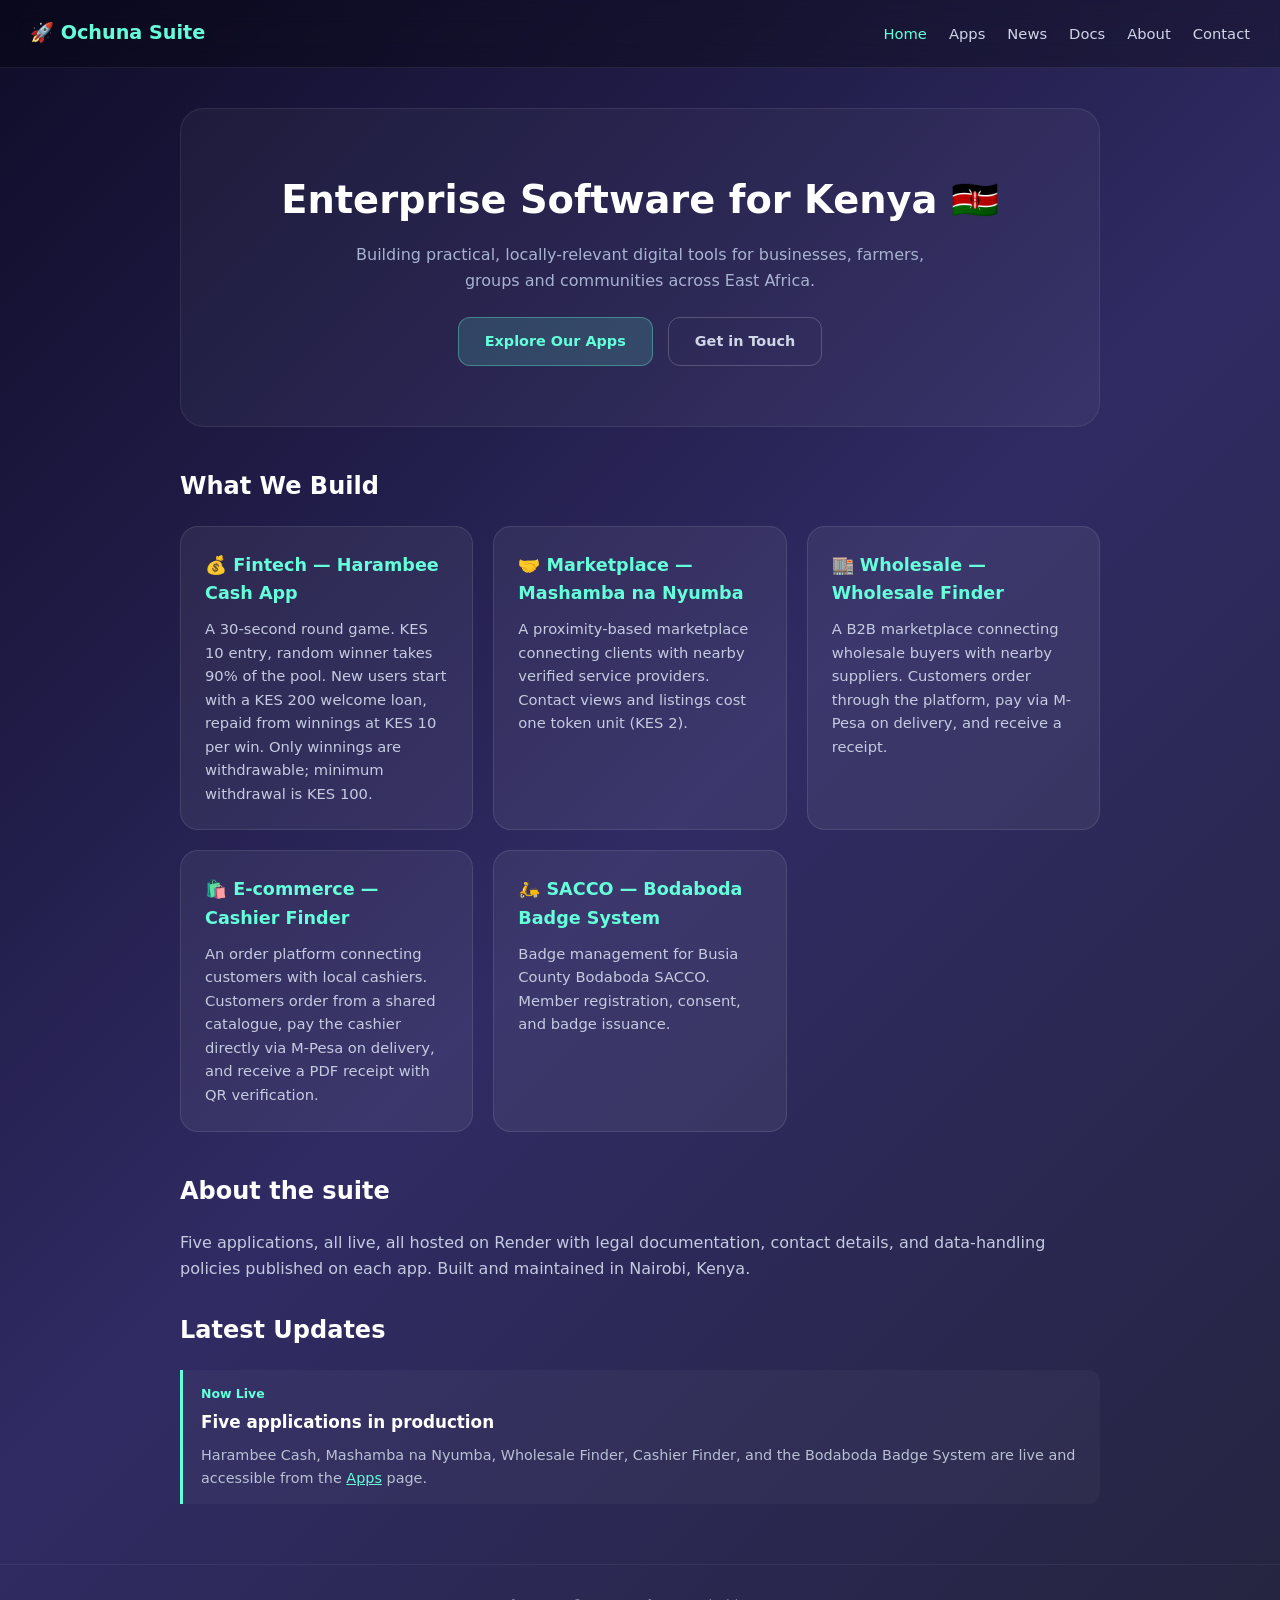
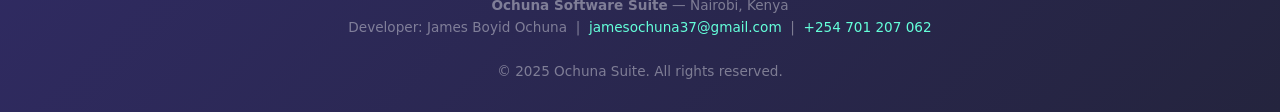
<file: index.html>
<!DOCTYPE html>
<html lang="en">
<head>
<meta charset="UTF-8">
<meta name="viewport" content="width=device-width, initial-scale=1.0, viewport-fit=cover">
<meta name="theme-color" content="#64ffda">
<meta name="description" content="Ochuna Software Suite — practical software for Kenyan businesses, farmers, groups and communities.">
<title>Home — Ochuna Suite</title>
<link rel="stylesheet" href="assets/style.css">
<link rel="icon" type="image/png" href="favicon.ico">
<link rel="apple-touch-icon" href="assets/icons/apple-touch-icon.png">
<link rel="manifest" href="manifest.json">
</head>
<body>
<nav>
  <div class="brand">🚀 Ochuna Suite</div>
  <ul>
    <li><a href="index.html">Home</a></li>
    <li><a href="apps.html">Apps</a></li>
    <li><a href="news.html">News</a></li>
    <li><a href="docs.html">Docs</a></li>
    <li><a href="about.html">About</a></li>
    <li><a href="contact.html">Contact</a></li>
  </ul>
</nav>
<div class="container">
<div class="hero">
  <h1>Enterprise Software for Kenya 🇰🇪</h1>
  <p>Building practical, locally-relevant digital tools for businesses, farmers, groups and communities across East Africa.</p>
  <a href="apps.html" class="btn">Explore Our Apps</a>
  <a href="contact.html" class="btn btn-outline" style="margin-left:10px;">Get in Touch</a>
</div>

<h2 style="margin-bottom:20px;">What We Build</h2>
<div class="grid">
  <div class="card">
    <h3>💰 Fintech — Harambee Cash App</h3>
    <p>A 30-second round game. KES 10 entry, random winner takes 90% of the pool. New users start with a KES 200 welcome loan, repaid from winnings at KES 10 per win. Only winnings are withdrawable; minimum withdrawal is KES 100.</p>
  </div>
  <div class="card">
    <h3>🤝 Marketplace — Mashamba na Nyumba</h3>
    <p>A proximity-based marketplace connecting clients with nearby verified service providers. Contact views and listings cost one token unit (KES 2).</p>
  </div>
  <div class="card">
    <h3>🏬 Wholesale — Wholesale Finder</h3>
    <p>A B2B marketplace connecting wholesale buyers with nearby suppliers. Customers order through the platform, pay via M-Pesa on delivery, and receive a receipt.</p>
  </div>
  <div class="card">
    <h3>🛍️ E-commerce — Cashier Finder</h3>
    <p>An order platform connecting customers with local cashiers. Customers order from a shared catalogue, pay the cashier directly via M-Pesa on delivery, and receive a PDF receipt with QR verification.</p>
  </div>
  <div class="card">
    <h3>🛵 SACCO — Bodaboda Badge System</h3>
    <p>Badge management for Busia County Bodaboda SACCO. Member registration, consent, and badge issuance.</p>
  </div>
</div>

<h2 style="margin-bottom:20px;">About the suite</h2>
<p style="color:#c4cbe0; margin-bottom:30px;">
  Five applications, all live, all hosted on Render with legal documentation, contact details, and data-handling policies published on each app. Built and maintained in Nairobi, Kenya.
</p>

<h2 style="margin-bottom:20px;">Latest Updates</h2>
<div class="news-item">
  <div class="date">Now Live</div>
  <h3>Five applications in production</h3>
  <p>Harambee Cash, Mashamba na Nyumba, Wholesale Finder, Cashier Finder, and the Bodaboda Badge System are live and accessible from the <a href="apps.html" style="color:#64ffda;">Apps</a> page.</p>
</div>
</div>
<footer>
  <strong>Ochuna Software Suite</strong> — Nairobi, Kenya<br>
  Developer: James Boyid Ochuna &nbsp;|&nbsp;
  <a href="mailto:jamesochuna37@gmail.com">jamesochuna37@gmail.com</a> &nbsp;|&nbsp;
  <a href="tel:+254701207062">+254 701 207 062</a>
  <br><br>
  © 2025 Ochuna Suite. All rights reserved.
</footer>
<script src="assets/main.js"></script>
</body>
</html>
</file>
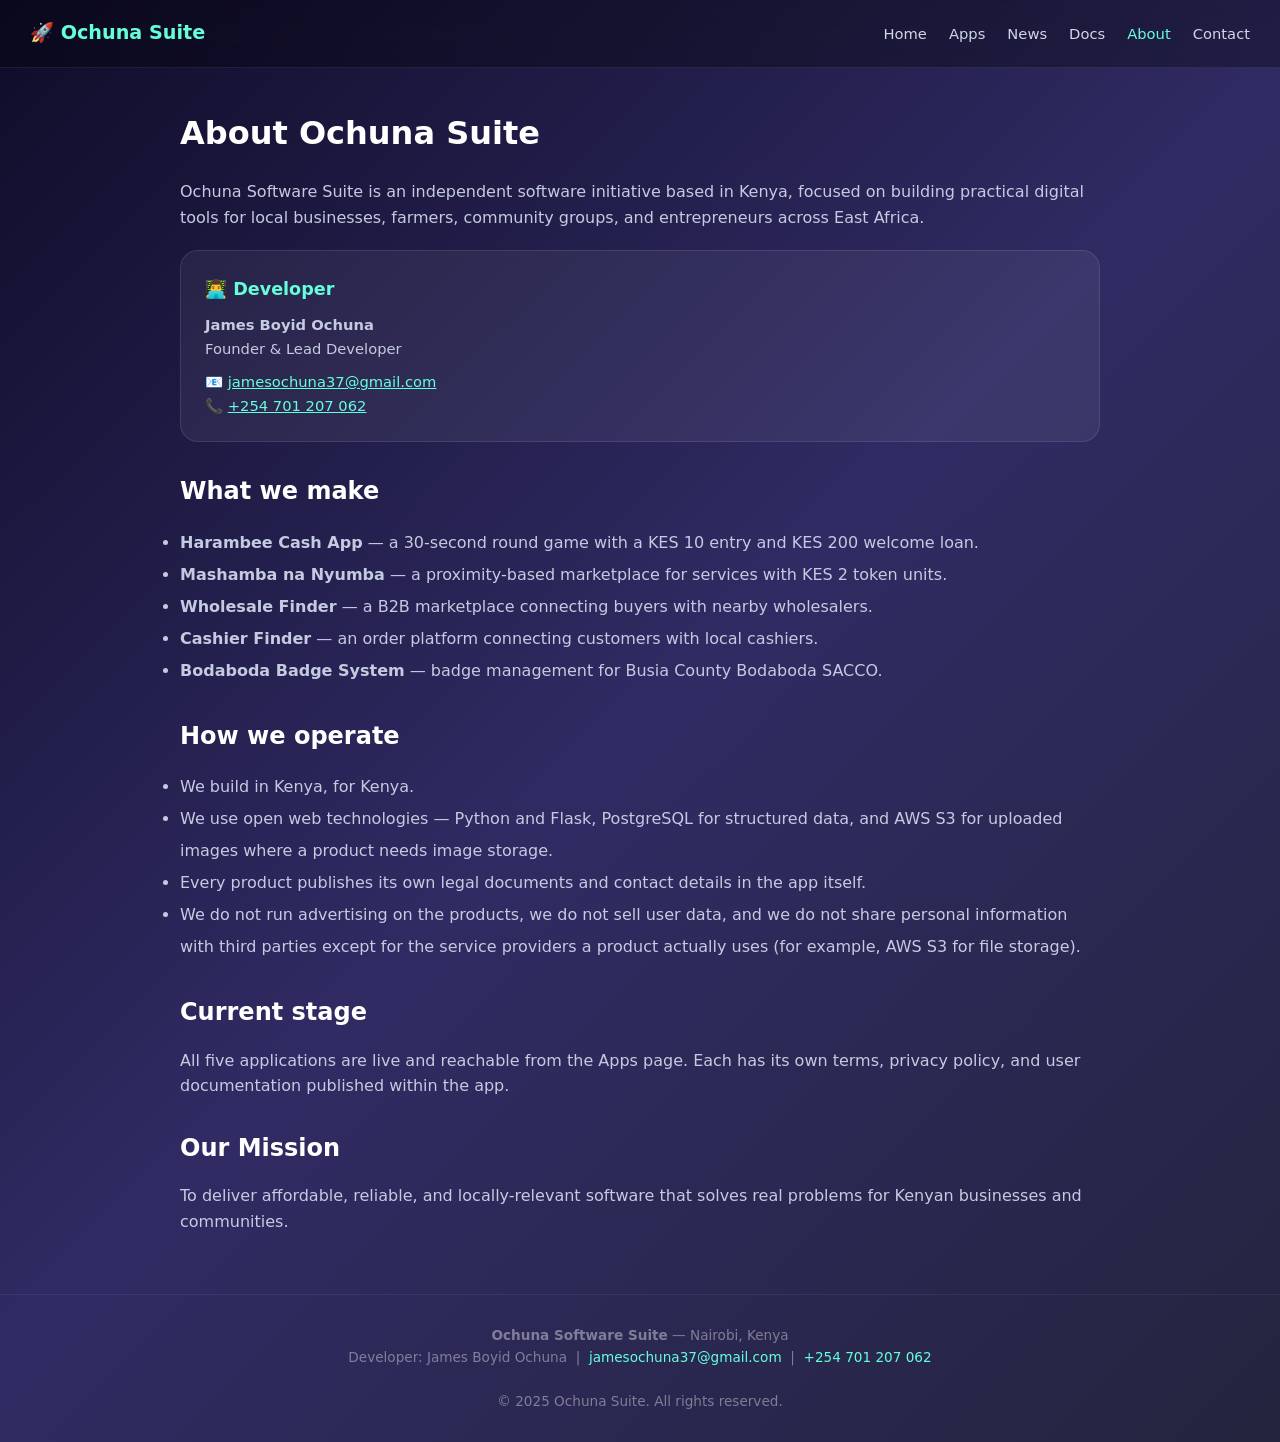
<file: about.html>
<!DOCTYPE html>
<html lang="en">
<head>
<meta charset="UTF-8">
<meta name="viewport" content="width=device-width, initial-scale=1.0, viewport-fit=cover">
<meta name="theme-color" content="#64ffda">
<meta name="description" content="Ochuna Software Suite — practical software for Kenyan businesses, farmers, groups and communities.">
<title>About — Ochuna Suite</title>
<link rel="stylesheet" href="assets/style.css">
<link rel="icon" type="image/png" href="favicon.ico">
<link rel="apple-touch-icon" href="assets/icons/apple-touch-icon.png">
<link rel="manifest" href="manifest.json">
</head>
<body>
<nav>
  <div class="brand">🚀 Ochuna Suite</div>
  <ul>
    <li><a href="index.html">Home</a></li>
    <li><a href="apps.html">Apps</a></li>
    <li><a href="news.html">News</a></li>
    <li><a href="docs.html">Docs</a></li>
    <li><a href="about.html">About</a></li>
    <li><a href="contact.html">Contact</a></li>
  </ul>
</nav>
<div class="container">
<h1 style="margin-bottom:20px;">About Ochuna Suite</h1>
<p style="color:#c4cbe0; margin-bottom:20px;">
  Ochuna Software Suite is an independent software initiative based in Kenya,
  focused on building practical digital tools for local businesses, farmers,
  community groups, and entrepreneurs across East Africa.
</p>

<div class="card" style="margin-bottom:24px;">
  <h3>👨‍💻 Developer</h3>
  <p><strong>James Boyid Ochuna</strong></p>
  <p>Founder &amp; Lead Developer</p>
  <p style="margin-top:10px;">
    📧 <a href="mailto:jamesochuna37@gmail.com" style="color:#64ffda;">jamesochuna37@gmail.com</a><br>
    📞 <a href="tel:+254701207062" style="color:#64ffda;">+254 701 207 062</a>
  </p>
</div>

<h2 style="margin:30px 0 16px;">What we make</h2>
<ul style="color:#c4cbe0; line-height:2;">
  <li><strong>Harambee Cash App</strong> — a 30-second round game with a KES 10 entry and KES 200 welcome loan.</li>
  <li><strong>Mashamba na Nyumba</strong> — a proximity-based marketplace for services with KES 2 token units.</li>
  <li><strong>Wholesale Finder</strong> — a B2B marketplace connecting buyers with nearby wholesalers.</li>
  <li><strong>Cashier Finder</strong> — an order platform connecting customers with local cashiers.</li>
  <li><strong>Bodaboda Badge System</strong> — badge management for Busia County Bodaboda SACCO.</li>
</ul>

<h2 style="margin:30px 0 16px;">How we operate</h2>
<ul style="color:#c4cbe0; line-height:2;">
  <li>We build in Kenya, for Kenya.</li>
  <li>We use open web technologies — Python and Flask, PostgreSQL for structured data, and AWS S3 for uploaded images where a product needs image storage.</li>
  <li>Every product publishes its own legal documents and contact details in the app itself.</li>
  <li>We do not run advertising on the products, we do not sell user data, and we do not share personal information with third parties except for the service providers a product actually uses (for example, AWS S3 for file storage).</li>
</ul>

<h2 style="margin:30px 0 16px;">Current stage</h2>
<p style="color:#c4cbe0;">
  All five applications are live and reachable from the Apps page. Each has its own terms, privacy policy, and user documentation published within the app.
</p>

<h2 style="margin:30px 0 16px;">Our Mission</h2>
<p style="color:#c4cbe0;">
  To deliver affordable, reliable, and locally-relevant software that solves
  real problems for Kenyan businesses and communities.
</p>
</div>
<footer>
  <strong>Ochuna Software Suite</strong> — Nairobi, Kenya<br>
  Developer: James Boyid Ochuna &nbsp;|&nbsp;
  <a href="mailto:jamesochuna37@gmail.com">jamesochuna37@gmail.com</a> &nbsp;|&nbsp;
  <a href="tel:+254701207062">+254 701 207 062</a>
  <br><br>
  © 2025 Ochuna Suite. All rights reserved.
</footer>
<script src="assets/main.js"></script>
</body>
</html>
</file>
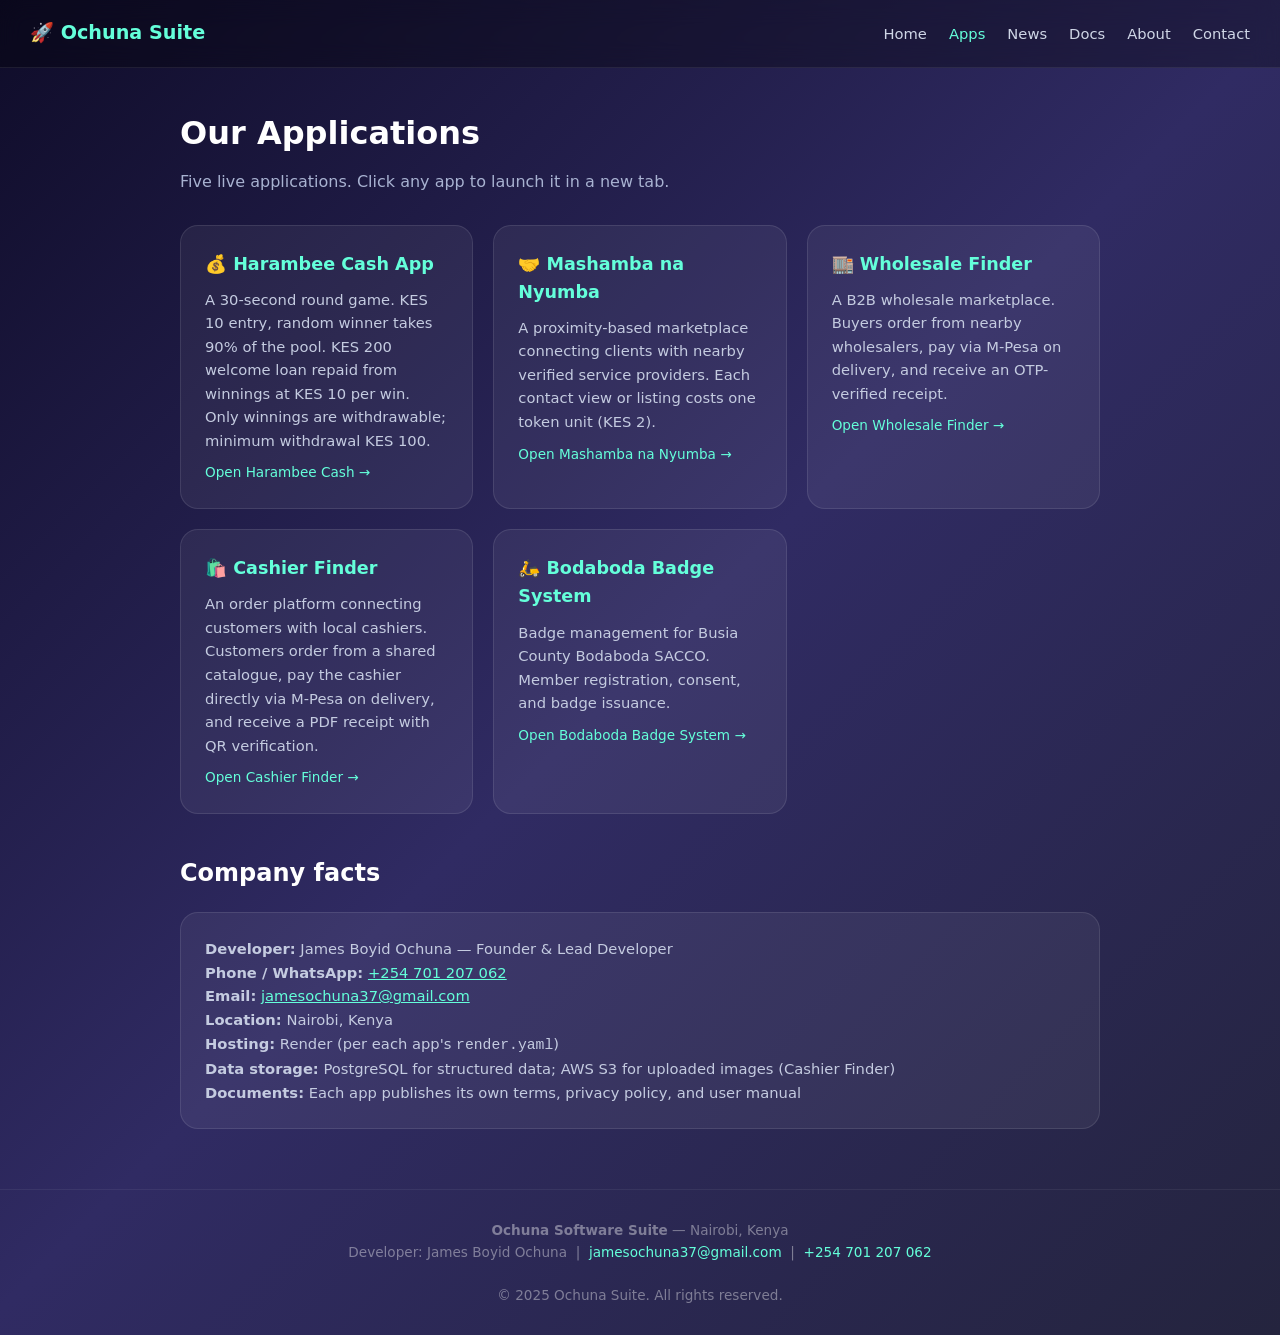
<file: apps.html>
<!DOCTYPE html>
<html lang="en">
<head>
<meta charset="UTF-8">
<meta name="viewport" content="width=device-width, initial-scale=1.0, viewport-fit=cover">
<meta name="theme-color" content="#64ffda">
<meta name="description" content="Ochuna Software Suite — practical software for Kenyan businesses, farmers, groups and communities.">
<title>Apps — Ochuna Suite</title>
<link rel="stylesheet" href="assets/style.css">
<link rel="icon" type="image/png" href="favicon.ico">
<link rel="apple-touch-icon" href="assets/icons/apple-touch-icon.png">
<link rel="manifest" href="manifest.json">
</head>
<body>
<nav>
  <div class="brand">🚀 Ochuna Suite</div>
  <ul>
    <li><a href="index.html">Home</a></li>
    <li><a href="apps.html">Apps</a></li>
    <li><a href="news.html">News</a></li>
    <li><a href="docs.html">Docs</a></li>
    <li><a href="about.html">About</a></li>
    <li><a href="contact.html">Contact</a></li>
  </ul>
</nav>
<div class="container">
<h1 style="margin-bottom:10px;">Our Applications</h1>
<p style="color:#a8b2d1; margin-bottom:30px;">Five live applications. Click any app to launch it in a new tab.</p>

<div class="grid">
  <a href="https://harambee-wasl.onrender.com" target="_blank" class="card" style="text-decoration:none; color:inherit;">
    <h3>💰 Harambee Cash App</h3>
    <p>A 30-second round game. KES 10 entry, random winner takes 90% of the pool. KES 200 welcome loan repaid from winnings at KES 10 per win. Only winnings are withdrawable; minimum withdrawal KES 100.</p>
    <p style="color:#64ffda; margin-top:10px; font-size:0.85rem;">Open Harambee Cash →</p>
  </a>
  <a href="https://mashamba-wzka.onrender.com" target="_blank" class="card" style="text-decoration:none; color:inherit;">
    <h3>🤝 Mashamba na Nyumba</h3>
    <p>A proximity-based marketplace connecting clients with nearby verified service providers. Each contact view or listing costs one token unit (KES 2).</p>
    <p style="color:#64ffda; margin-top:10px; font-size:0.85rem;">Open Mashamba na Nyumba →</p>
  </a>
  <a href="https://wholesaler-nk72.onrender.com" target="_blank" class="card" style="text-decoration:none; color:inherit;">
    <h3>🏬 Wholesale Finder</h3>
    <p>A B2B wholesale marketplace. Buyers order from nearby wholesalers, pay via M-Pesa on delivery, and receive an OTP-verified receipt.</p>
    <p style="color:#64ffda; margin-top:10px; font-size:0.85rem;">Open Wholesale Finder →</p>
  </a>
  <a href="https://cashier-finder.onrender.com" target="_blank" class="card" style="text-decoration:none; color:inherit;">
    <h3>🛍️ Cashier Finder</h3>
    <p>An order platform connecting customers with local cashiers. Customers order from a shared catalogue, pay the cashier directly via M-Pesa on delivery, and receive a PDF receipt with QR verification.</p>
    <p style="color:#64ffda; margin-top:10px; font-size:0.85rem;">Open Cashier Finder →</p>
  </a>
  <a href="https://bodabodaregister.onrender.com" target="_blank" class="card" style="text-decoration:none; color:inherit;">
    <h3>🛵 Bodaboda Badge System</h3>
    <p>Badge management for Busia County Bodaboda SACCO. Member registration, consent, and badge issuance.</p>
    <p style="color:#64ffda; margin-top:10px; font-size:0.85rem;">Open Bodaboda Badge System →</p>
  </a>
</div>

<h2 style="margin-top:40px; margin-bottom:20px;">Company facts</h2>
<div class="card">
  <p><strong>Developer:</strong> James Boyid Ochuna — Founder &amp; Lead Developer</p>
  <p><strong>Phone / WhatsApp:</strong> <a href="tel:+254701207062" style="color:#64ffda;">+254 701 207 062</a></p>
  <p><strong>Email:</strong> <a href="mailto:jamesochuna37@gmail.com" style="color:#64ffda;">jamesochuna37@gmail.com</a></p>
  <p><strong>Location:</strong> Nairobi, Kenya</p>
  <p><strong>Hosting:</strong> Render (per each app's <code>render.yaml</code>)</p>
  <p><strong>Data storage:</strong> PostgreSQL for structured data; AWS S3 for uploaded images (Cashier Finder)</p>
  <p><strong>Documents:</strong> Each app publishes its own terms, privacy policy, and user manual</p>
</div>
</div>
<footer>
  <strong>Ochuna Software Suite</strong> — Nairobi, Kenya<br>
  Developer: James Boyid Ochuna &nbsp;|&nbsp;
  <a href="mailto:jamesochuna37@gmail.com">jamesochuna37@gmail.com</a> &nbsp;|&nbsp;
  <a href="tel:+254701207062">+254 701 207 062</a>
  <br><br>
  © 2025 Ochuna Suite. All rights reserved.
</footer>
<script src="assets/main.js"></script>
</body>
</html>
</file>
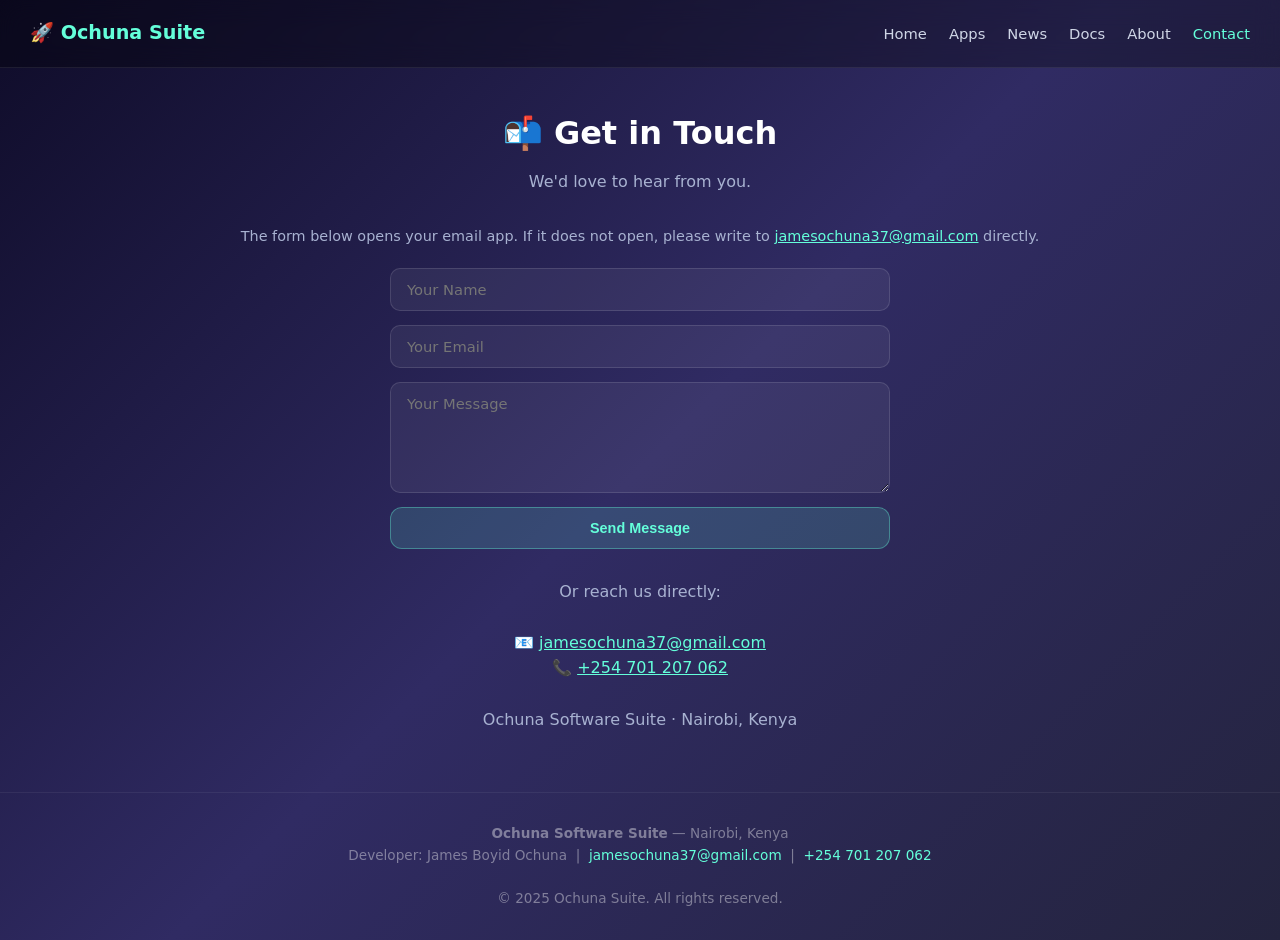
<file: contact.html>
<!DOCTYPE html>
<html lang="en">
<head>
<meta charset="UTF-8">
<meta name="viewport" content="width=device-width, initial-scale=1.0, viewport-fit=cover">
<meta name="theme-color" content="#64ffda">
<meta name="description" content="Ochuna Software Suite — practical software for Kenyan businesses, farmers, groups and communities.">
<title>Contact — Ochuna Suite</title>
<link rel="stylesheet" href="assets/style.css">
<link rel="icon" type="image/png" href="favicon.ico">
<link rel="apple-touch-icon" href="assets/icons/apple-touch-icon.png">
<link rel="manifest" href="manifest.json">
</head>
<body>
<nav>
  <div class="brand">🚀 Ochuna Suite</div>
  <ul>
    <li><a href="index.html">Home</a></li>
    <li><a href="apps.html">Apps</a></li>
    <li><a href="news.html">News</a></li>
    <li><a href="docs.html">Docs</a></li>
    <li><a href="about.html">About</a></li>
    <li><a href="contact.html">Contact</a></li>
  </ul>
</nav>
<div class="container">
<h1 style="text-align:center; margin-bottom:10px;">📬 Get in Touch</h1>
<p style="text-align:center; color:#a8b2d1; margin-bottom:30px;">
  We'd love to hear from you.
</p>

<div style="text-align:center; color:#a8b2d1; margin-bottom:20px; font-size:0.9rem;">
  The form below opens your email app. If it does not open, please write to <a href="mailto:jamesochuna37@gmail.com" style="color:#64ffda;">jamesochuna37@gmail.com</a> directly.
</div>

<form action="mailto:jamesochuna37@gmail.com" method="post" enctype="text/plain">
  <input type="text" name="name" placeholder="Your Name" required>
  <input type="email" name="email" placeholder="Your Email" required>
  <textarea name="message" rows="5" placeholder="Your Message" required></textarea>
  <button type="submit" class="btn">Send Message</button>
</form>

<div style="text-align:center; margin-top:30px; color:#a8b2d1;">
  Or reach us directly:<br><br>
  📧 <a href="mailto:jamesochuna37@gmail.com" style="color:#64ffda;">jamesochuna37@gmail.com</a><br>
  📞 <a href="tel:+254701207062" style="color:#64ffda;">+254 701 207 062</a><br><br>
  Ochuna Software Suite · Nairobi, Kenya
</div>
</div>
<footer>
  <strong>Ochuna Software Suite</strong> — Nairobi, Kenya<br>
  Developer: James Boyid Ochuna &nbsp;|&nbsp;
  <a href="mailto:jamesochuna37@gmail.com">jamesochuna37@gmail.com</a> &nbsp;|&nbsp;
  <a href="tel:+254701207062">+254 701 207 062</a>
  <br><br>
  © 2025 Ochuna Suite. All rights reserved.
</footer>
<script src="assets/main.js"></script>
</body>
</html>
</file>
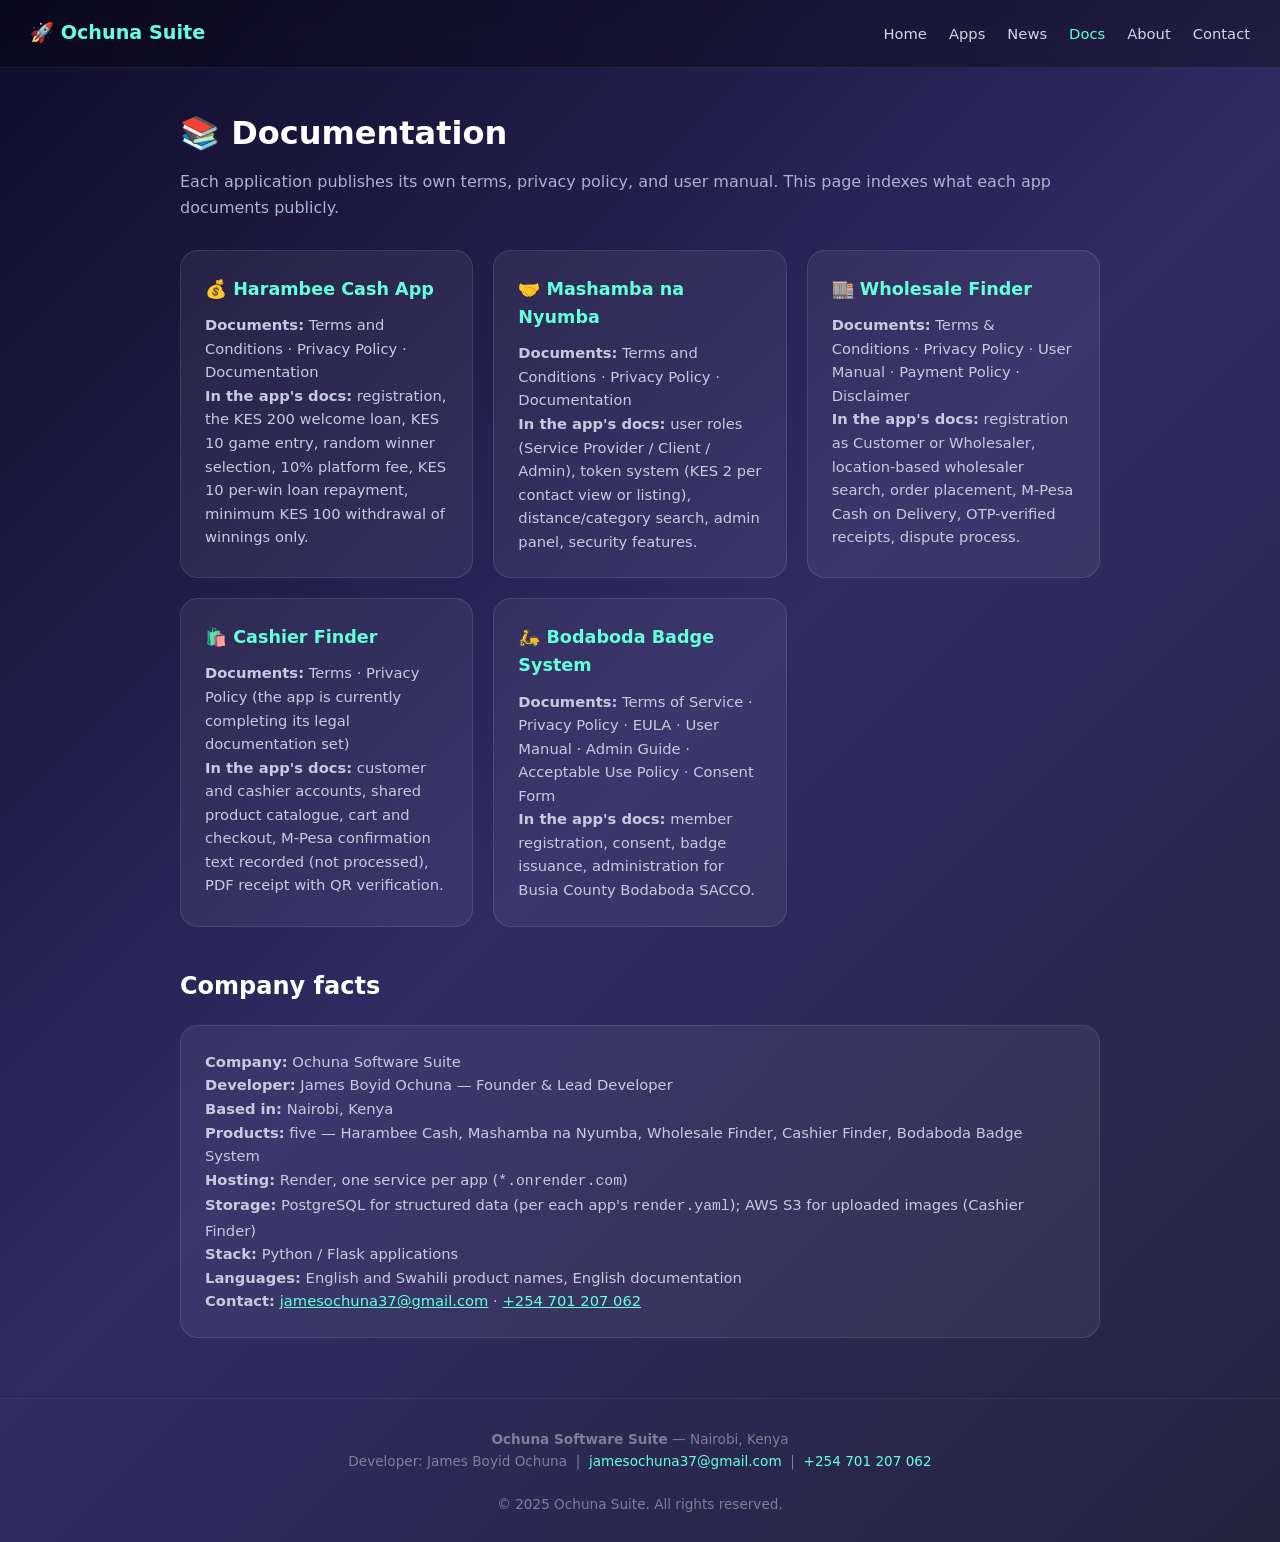
<file: docs.html>
<!DOCTYPE html>
<html lang="en">
<head>
<meta charset="UTF-8">
<meta name="viewport" content="width=device-width, initial-scale=1.0, viewport-fit=cover">
<meta name="theme-color" content="#64ffda">
<meta name="description" content="Ochuna Software Suite — practical software for Kenyan businesses, farmers, groups and communities.">
<title>Docs — Ochuna Suite</title>
<link rel="stylesheet" href="assets/style.css">
<link rel="icon" type="image/png" href="favicon.ico">
<link rel="apple-touch-icon" href="assets/icons/apple-touch-icon.png">
<link rel="manifest" href="manifest.json">
</head>
<body>
<nav>
  <div class="brand">🚀 Ochuna Suite</div>
  <ul>
    <li><a href="index.html">Home</a></li>
    <li><a href="apps.html">Apps</a></li>
    <li><a href="news.html">News</a></li>
    <li><a href="docs.html">Docs</a></li>
    <li><a href="about.html">About</a></li>
    <li><a href="contact.html">Contact</a></li>
  </ul>
</nav>
<div class="container">
<h1 style="margin-bottom:10px;">📚 Documentation</h1>
<p style="color:#a8b2d1; margin-bottom:30px;">Each application publishes its own terms, privacy policy, and user manual. This page indexes what each app documents publicly.</p>

<div class="grid">
  <div class="card">
    <h3>💰 Harambee Cash App</h3>
    <p><strong>Documents:</strong> Terms and Conditions · Privacy Policy · Documentation</p>
    <p><strong>In the app's docs:</strong> registration, the KES 200 welcome loan, KES 10 game entry, random winner selection, 10% platform fee, KES 10 per-win loan repayment, minimum KES 100 withdrawal of winnings only.</p>
  </div>
  <div class="card">
    <h3>🤝 Mashamba na Nyumba</h3>
    <p><strong>Documents:</strong> Terms and Conditions · Privacy Policy · Documentation</p>
    <p><strong>In the app's docs:</strong> user roles (Service Provider / Client / Admin), token system (KES 2 per contact view or listing), distance/category search, admin panel, security features.</p>
  </div>
  <div class="card">
    <h3>🏬 Wholesale Finder</h3>
    <p><strong>Documents:</strong> Terms &amp; Conditions · Privacy Policy · User Manual · Payment Policy · Disclaimer</p>
    <p><strong>In the app's docs:</strong> registration as Customer or Wholesaler, location-based wholesaler search, order placement, M-Pesa Cash on Delivery, OTP-verified receipts, dispute process.</p>
  </div>
  <div class="card">
    <h3>🛍️ Cashier Finder</h3>
    <p><strong>Documents:</strong> Terms · Privacy Policy (the app is currently completing its legal documentation set)</p>
    <p><strong>In the app's docs:</strong> customer and cashier accounts, shared product catalogue, cart and checkout, M-Pesa confirmation text recorded (not processed), PDF receipt with QR verification.</p>
  </div>
  <div class="card">
    <h3>🛵 Bodaboda Badge System</h3>
    <p><strong>Documents:</strong> Terms of Service · Privacy Policy · EULA · User Manual · Admin Guide · Acceptable Use Policy · Consent Form</p>
    <p><strong>In the app's docs:</strong> member registration, consent, badge issuance, administration for Busia County Bodaboda SACCO.</p>
  </div>
</div>

<h2 style="margin-top:40px; margin-bottom:20px;">Company facts</h2>
<div class="card">
  <p><strong>Company:</strong> Ochuna Software Suite</p>
  <p><strong>Developer:</strong> James Boyid Ochuna — Founder &amp; Lead Developer</p>
  <p><strong>Based in:</strong> Nairobi, Kenya</p>
  <p><strong>Products:</strong> five — Harambee Cash, Mashamba na Nyumba, Wholesale Finder, Cashier Finder, Bodaboda Badge System</p>
  <p><strong>Hosting:</strong> Render, one service per app (<code>*.onrender.com</code>)</p>
  <p><strong>Storage:</strong> PostgreSQL for structured data (per each app's <code>render.yaml</code>); AWS S3 for uploaded images (Cashier Finder)</p>
  <p><strong>Stack:</strong> Python / Flask applications</p>
  <p><strong>Languages:</strong> English and Swahili product names, English documentation</p>
  <p><strong>Contact:</strong> <a href="mailto:jamesochuna37@gmail.com" style="color:#64ffda;">jamesochuna37@gmail.com</a> · <a href="tel:+254701207062" style="color:#64ffda;">+254 701 207 062</a></p>
</div>
</div>
<footer>
  <strong>Ochuna Software Suite</strong> — Nairobi, Kenya<br>
  Developer: James Boyid Ochuna &nbsp;|&nbsp;
  <a href="mailto:jamesochuna37@gmail.com">jamesochuna37@gmail.com</a> &nbsp;|&nbsp;
  <a href="tel:+254701207062">+254 701 207 062</a>
  <br><br>
  © 2025 Ochuna Suite. All rights reserved.
</footer>
<script src="assets/main.js"></script>
</body>
</html>
</file>
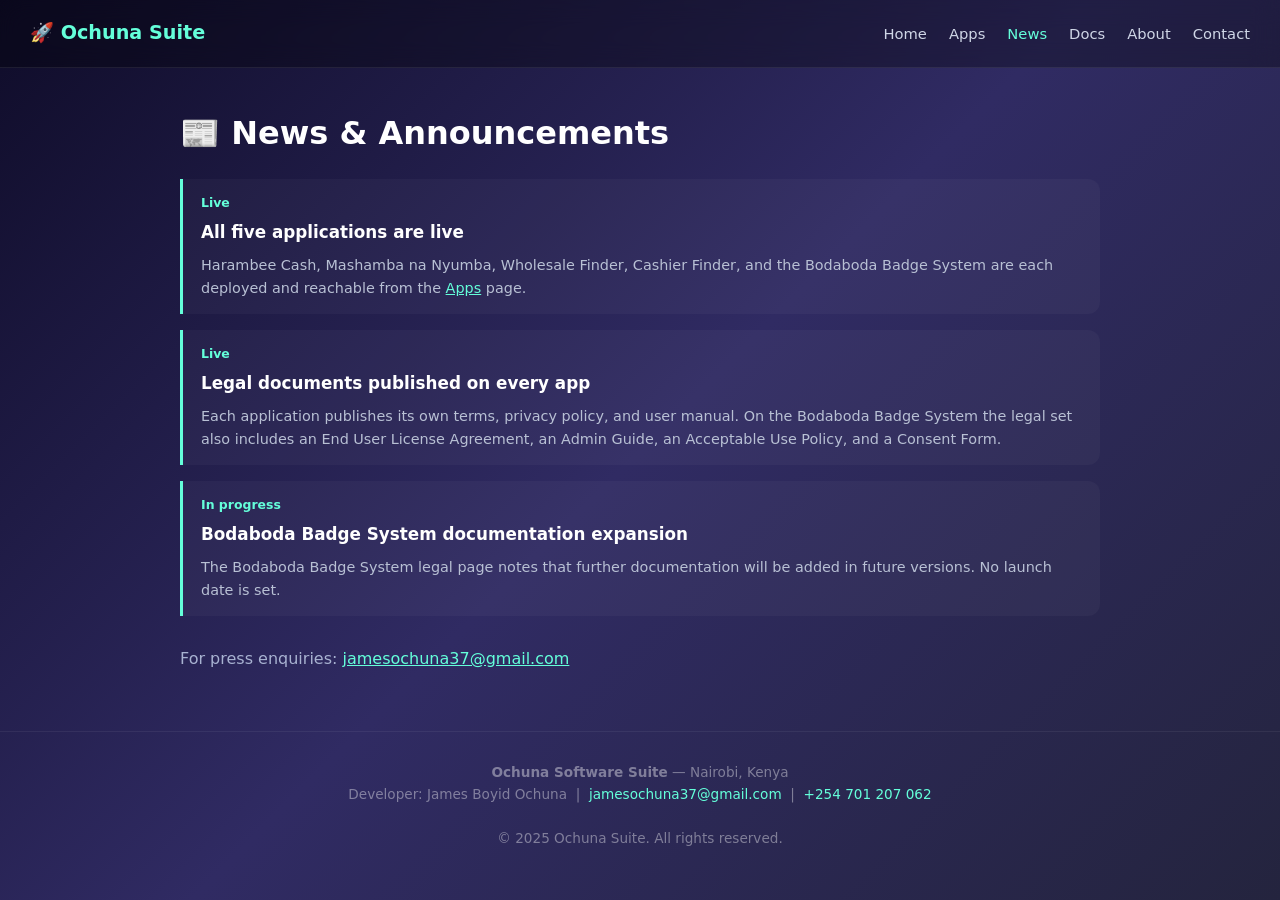
<file: news.html>
<!DOCTYPE html>
<html lang="en">
<head>
<meta charset="UTF-8">
<meta name="viewport" content="width=device-width, initial-scale=1.0, viewport-fit=cover">
<meta name="theme-color" content="#64ffda">
<meta name="description" content="Ochuna Software Suite — practical software for Kenyan businesses, farmers, groups and communities.">
<title>News — Ochuna Suite</title>
<link rel="stylesheet" href="assets/style.css">
<link rel="icon" type="image/png" href="favicon.ico">
<link rel="apple-touch-icon" href="assets/icons/apple-touch-icon.png">
<link rel="manifest" href="manifest.json">
</head>
<body>
<nav>
  <div class="brand">🚀 Ochuna Suite</div>
  <ul>
    <li><a href="index.html">Home</a></li>
    <li><a href="apps.html">Apps</a></li>
    <li><a href="news.html">News</a></li>
    <li><a href="docs.html">Docs</a></li>
    <li><a href="about.html">About</a></li>
    <li><a href="contact.html">Contact</a></li>
  </ul>
</nav>
<div class="container">
<h1 style="margin-bottom:20px;">📰 News &amp; Announcements</h1>

<div class="news-item">
  <div class="date">Live</div>
  <h3>All five applications are live</h3>
  <p>Harambee Cash, Mashamba na Nyumba, Wholesale Finder, Cashier Finder, and the Bodaboda Badge System are each deployed and reachable from the <a href="apps.html" style="color:#64ffda;">Apps</a> page.</p>
</div>

<div class="news-item">
  <div class="date">Live</div>
  <h3>Legal documents published on every app</h3>
  <p>Each application publishes its own terms, privacy policy, and user manual. On the Bodaboda Badge System the legal set also includes an End User License Agreement, an Admin Guide, an Acceptable Use Policy, and a Consent Form.</p>
</div>

<div class="news-item">
  <div class="date">In progress</div>
  <h3>Bodaboda Badge System documentation expansion</h3>
  <p>The Bodaboda Badge System legal page notes that further documentation will be added in future versions. No launch date is set.</p>
</div>

<p style="color:#a8b2d1; margin-top:30px;">
  For press enquiries: <a href="mailto:jamesochuna37@gmail.com" style="color:#64ffda;">jamesochuna37@gmail.com</a>
</p>
</div>
<footer>
  <strong>Ochuna Software Suite</strong> — Nairobi, Kenya<br>
  Developer: James Boyid Ochuna &nbsp;|&nbsp;
  <a href="mailto:jamesochuna37@gmail.com">jamesochuna37@gmail.com</a> &nbsp;|&nbsp;
  <a href="tel:+254701207062">+254 701 207 062</a>
  <br><br>
  © 2025 Ochuna Suite. All rights reserved.
</footer>
<script src="assets/main.js"></script>
</body>
</html>
</file>
<file: assets/style.css>
* { margin:0; padding:0; box-sizing:border-box; }
body {
  font-family:'Segoe UI', system-ui, sans-serif;
  background:linear-gradient(135deg,#0f0c29,#302b63,#24243e);
  color:#fff; min-height:100vh; line-height:1.6;
}

/* Nav */
nav {
  display:flex; justify-content:space-between; align-items:center;
  padding:18px 30px; background:rgba(0,0,0,0.3);
  backdrop-filter:blur(12px); position:sticky; top:0; z-index:100;
  border-bottom:1px solid rgba(255,255,255,0.08);
}
nav .brand { font-weight:700; font-size:1.2rem; color:#64ffda; }
nav ul { display:flex; gap:22px; list-style:none; }
nav a {
  color:#cfd6e6; text-decoration:none; font-size:0.92rem;
  transition:color .2s;
}
nav a:hover, nav a.active { color:#64ffda; }

/* Container */
.container {
  max-width:960px; margin:40px auto; padding:0 20px;
}

/* Hero */
.hero {
  text-align:center; padding:60px 20px;
  background:rgba(255,255,255,0.04);
  border-radius:24px; border:1px solid rgba(255,255,255,0.08);
  margin-bottom:40px;
}
.hero h1 { font-size:2.4rem; margin-bottom:12px; }
.hero p { color:#a8b2d1; max-width:600px; margin:0 auto 24px; }

/* Cards */
.grid {
  display:grid; grid-template-columns:repeat(auto-fit,minmax(260px,1fr));
  gap:20px; margin-bottom:40px;
}
.card {
  background:rgba(255,255,255,0.06); border:1px solid rgba(255,255,255,0.1);
  border-radius:18px; padding:24px; transition:all .3s ease;
}
.card:hover {
  transform:translateY(-4px);
  border-color:#64ffda;
  box-shadow:0 0 25px rgba(100,255,218,0.12);
}
.card h3 { color:#64ffda; margin-bottom:10px; font-size:1.1rem; }
.card p { color:#c4cbe0; font-size:0.92rem; }

/* Buttons */
.btn {
  display:inline-block; padding:12px 26px; border-radius:12px;
  background:rgba(100,255,218,0.15); color:#64ffda;
  border:1px solid rgba(100,255,218,0.35);
  text-decoration:none; font-weight:600; font-size:0.9rem;
  transition:all .3s;
  cursor:pointer;
}
.btn:hover { background:rgba(100,255,218,0.25); transform:scale(1.03); }
.btn-outline {
  background:transparent; color:#cfd6e6;
  border:1px solid rgba(255,255,255,0.2);
}
.btn-outline:hover { border-color:#64ffda; color:#64ffda; }

/* News items */
.news-item {
  border-left:3px solid #64ffda; padding:14px 18px;
  background:rgba(255,255,255,0.03); margin-bottom:16px;
  border-radius:0 12px 12px 0;
}
.news-item .date { color:#64ffda; font-size:0.78rem; font-weight:600; }
.news-item h3 { margin:6px 0 8px; font-size:1.05rem; }
.news-item p { color:#b8c0d4; font-size:0.9rem; }

/* Footer */
footer {
  text-align:center; padding:30px 20px; margin-top:60px;
  color:rgba(255,255,255,0.4); font-size:0.85rem;
  border-top:1px solid rgba(255,255,255,0.06);
}
footer a { color:#64ffda; text-decoration:none; }
footer a:hover { text-decoration:underline; }

/* Forms */
form { display:grid; gap:14px; max-width:500px; margin:0 auto; }
input, textarea {
  width:100%; padding:12px 16px; border-radius:10px;
  background:rgba(255,255,255,0.06); border:1px solid rgba(255,255,255,0.12);
  color:#fff; font-family:inherit; font-size:0.92rem;
}
input:focus, textarea:focus {
  outline:none; border-color:#64ffda;
}

/* Mobile */
@media (max-width:600px) {
  nav { flex-direction:column; gap:12px; padding:14px; }
  nav ul { flex-wrap:wrap; justify-content:center; gap:14px; }
  .hero h1 { font-size:1.7rem; }
}
</file>
